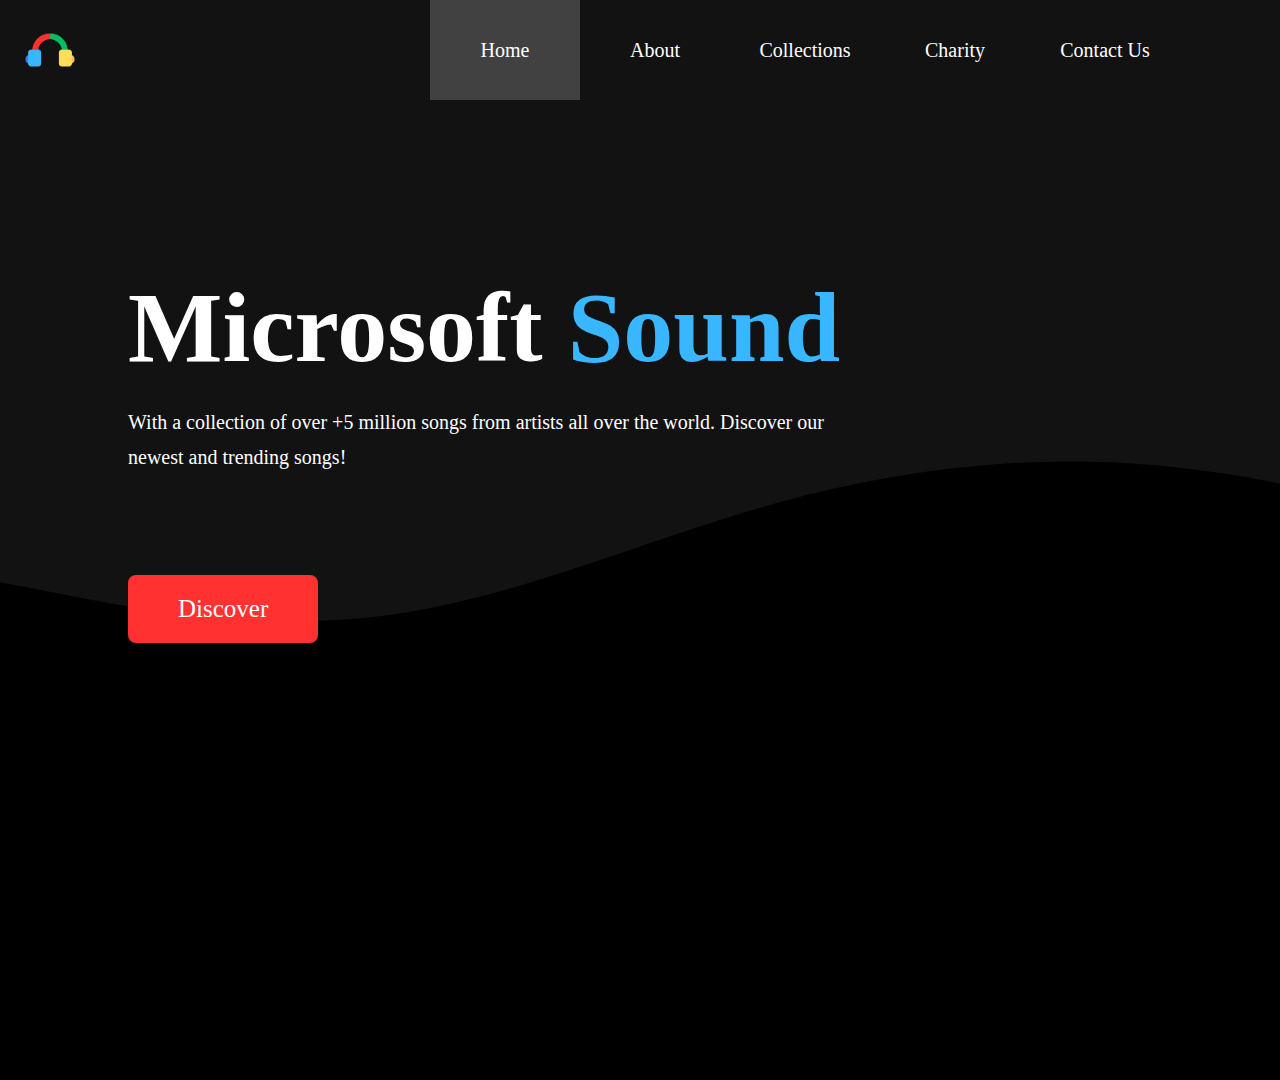
<file: index.html>
<!DOCTYPE html>
<html>
    <head>
        <title>Microsoft Sound</title>

        <link rel="icon" href="logo.png" type="image/x-icon">

        <link rel="stylesheet" href="style.css">
    </head>
    <body page="home">
        <div class="curve"></div>

        <div class="bar">
            <a class="logo" href="index.html"></a>
            <a class="home selected" href="index.html">Home</a>
            <a class="about" href="about.html">About</a>
            <a class="collections" href="collections.html">Collections</a>
            <a class="charity" href="charity.html">Charity</a>
            <a class="contact-us" href="contact-us.html">Contact Us</a>
        </div>

        <div class="description">
            <h1>Microsoft <h1 class="blue">Sound</h1></h1>
            <p>With a collection of over +5 million songs from artists all over the world. Discover our newest and trending songs!</p>
            <a class="discover" href="collections.html">Discover</a>
        </div>

    </body>
</html>
</file>
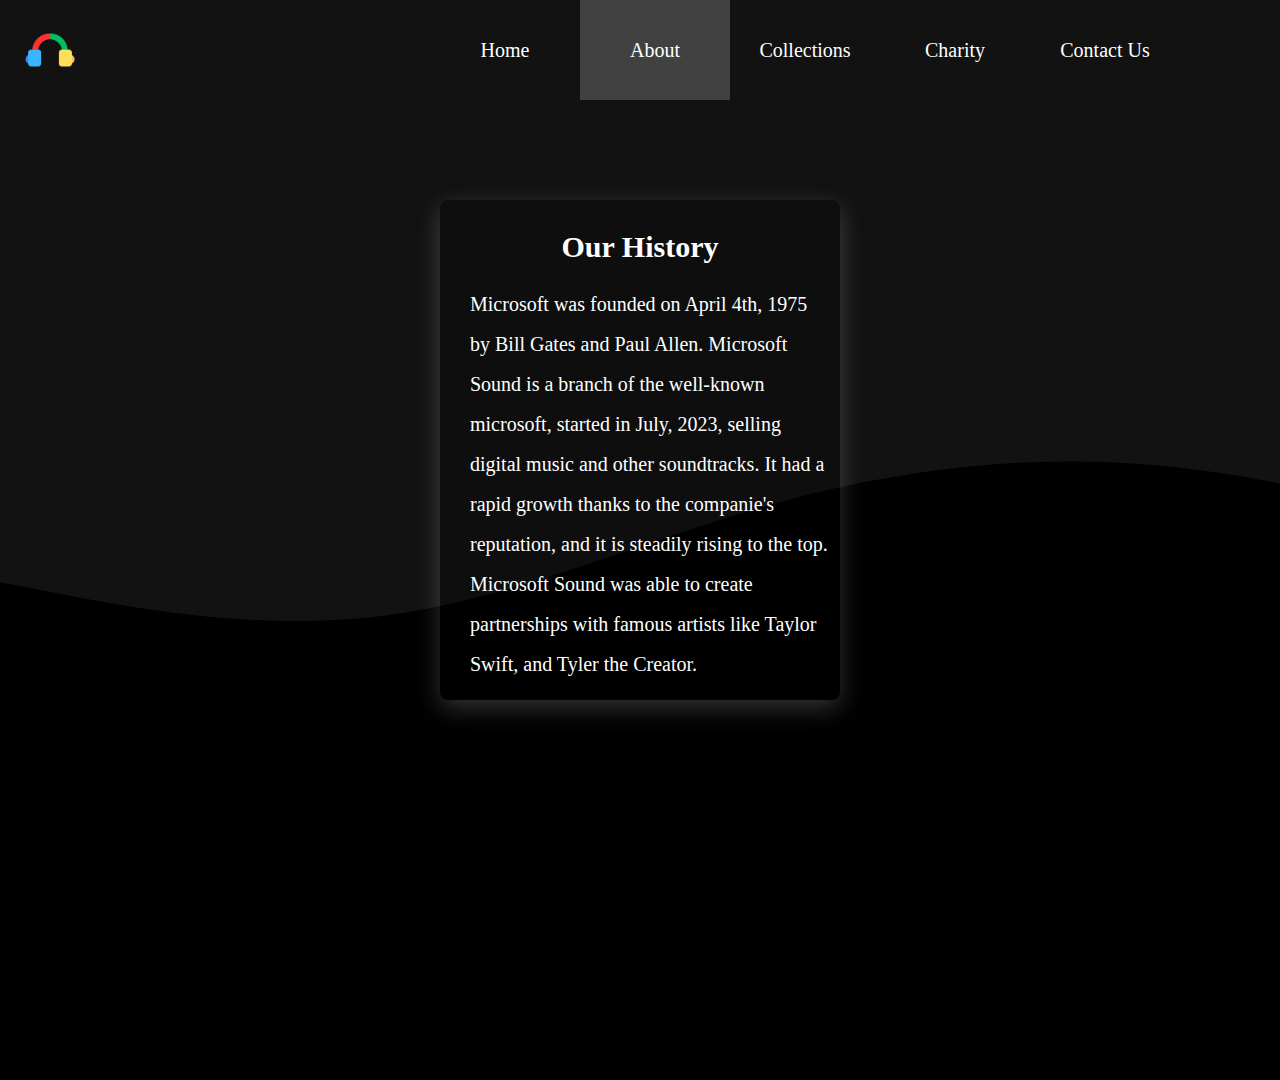
<file: about.html>
<!DOCTYPE html>
<html>
    <head>
        <title>Microsoft Sound - About</title>

        <link rel="icon" href="logo.png" type="image/x-icon">

        <link rel="stylesheet" href="style.css">
    </head>
    <body page="about">
        <div class="curve"></div>
        
        <div class="bar">
            <a class="logo" href="index.html"></a>
            <a class="home" href="index.html">Home</a>
            <a class="about selected" href="about.html">About</a>
            <a class="collections" href="collections.html">Collections</a>
            <a class="charity" href="charity.html">Charity</a>
            <a class="contact-us" href="contact-us.html">Contact Us</a>
        </div>

        <div class="description">
            <h2>Our History</h2>
            <p>
                Microsoft was founded on April 4th, 1975 by Bill Gates and Paul Allen. Microsoft Sound is a branch of the well-known microsoft, started in July, 2023, selling digital music and other soundtracks. It had a rapid growth thanks to the companie's reputation, and it is steadily rising to the top. Microsoft Sound was able to create partnerships with famous artists like Taylor Swift, and Tyler the Creator.
            </p>
        </div>

    </body>
</html>
</file>
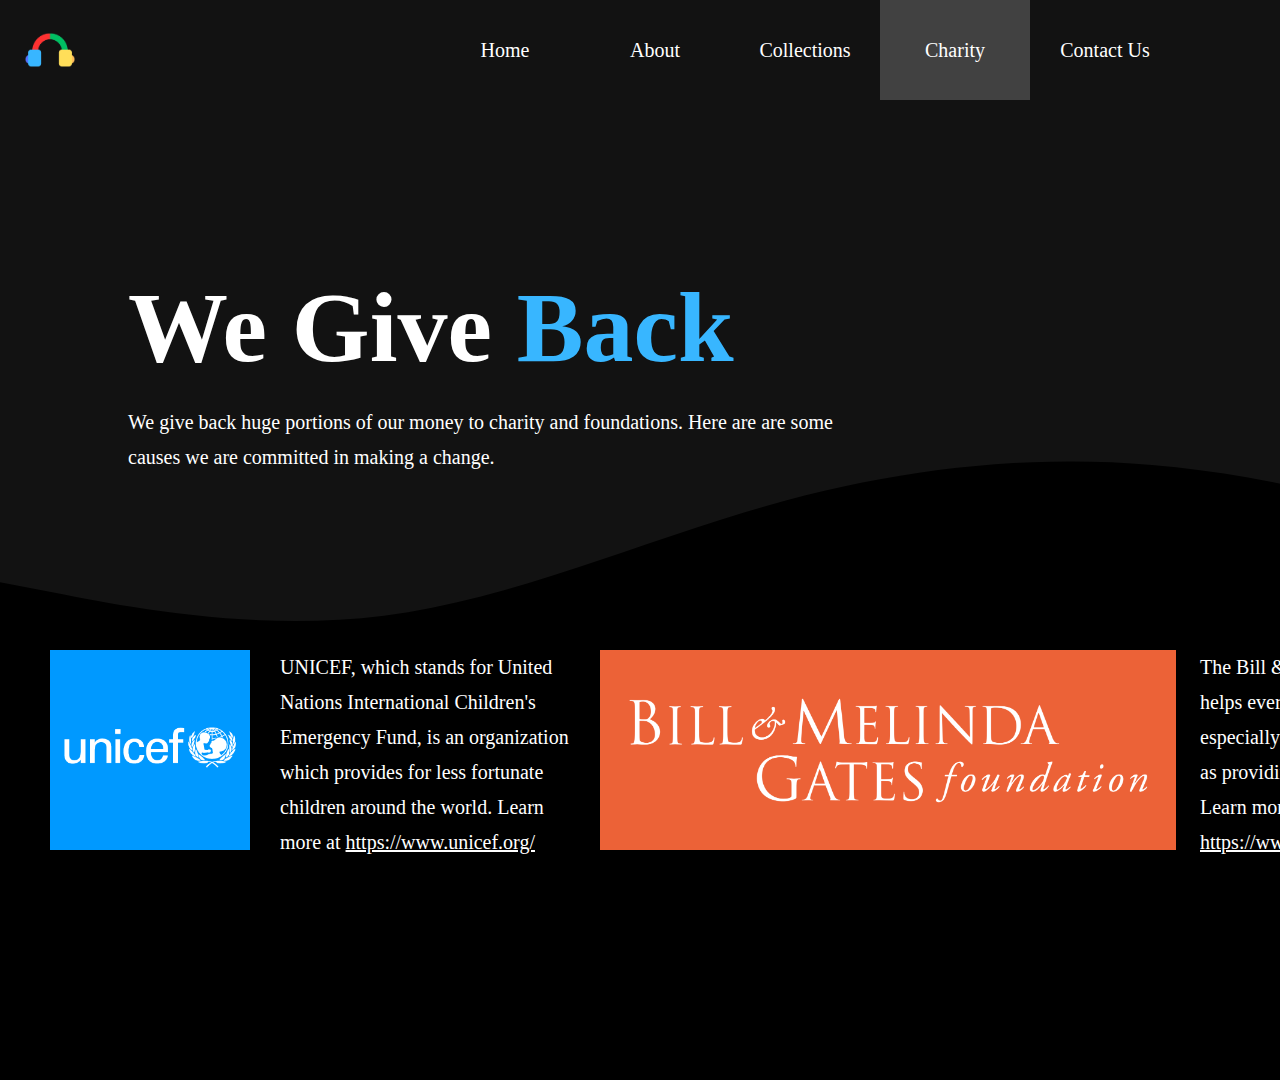
<file: charity.html>
<!DOCTYPE html>
<html>
    <head>
        <title>Microsoft Sound - Charity</title>

        <link rel="icon" href="logo.png" type="image/x-icon">

        <link rel="stylesheet" href="style.css">
    </head>
    <body page="charity">
        <div class="curve"></div>

        <div class="bar">
            <a class="logo" href="index.html"></a>
            <a class="home" href="index.html">Home</a>
            <a class="about" href="about.html">About</a>
            <a class="collections" href="collections.html">Collections</a>
            <a class="charity selected" href="charity.html">Charity</a>
            <a class="contact-us" href="contact-us.html">Contact Us</a>
        </div>

        <div class="description">
            <h1>We Give <h1 class="blue">Back</h1></h1>
            <p>We give back huge portions of our money to charity and foundations. Here are are some causes we are committed in making a change. </p>
        </div>

        <img src="unicef.png" class="unicef">
        <p class="unicef_text">UNICEF, which stands for United Nations International Children's Emergency Fund, is an organization which provides for less fortunate children around the world.
            Learn more at <a href="https://www.unicef.org/">https://www.unicef.org/</a>
        </p>
        <img src="bill.png" class="bill">
        <p class="bill_text">The Bill & Melinda Gates Foundation helps everyone in need live healthy lives, especially in developping countries, such as providing vaccines for malaria, etc.
            Learn more at <a href="https://www.gatesfoundation.org/">https://www.gatesfoundation.org/</a>
        </p>

    </body>
</html>
</file>
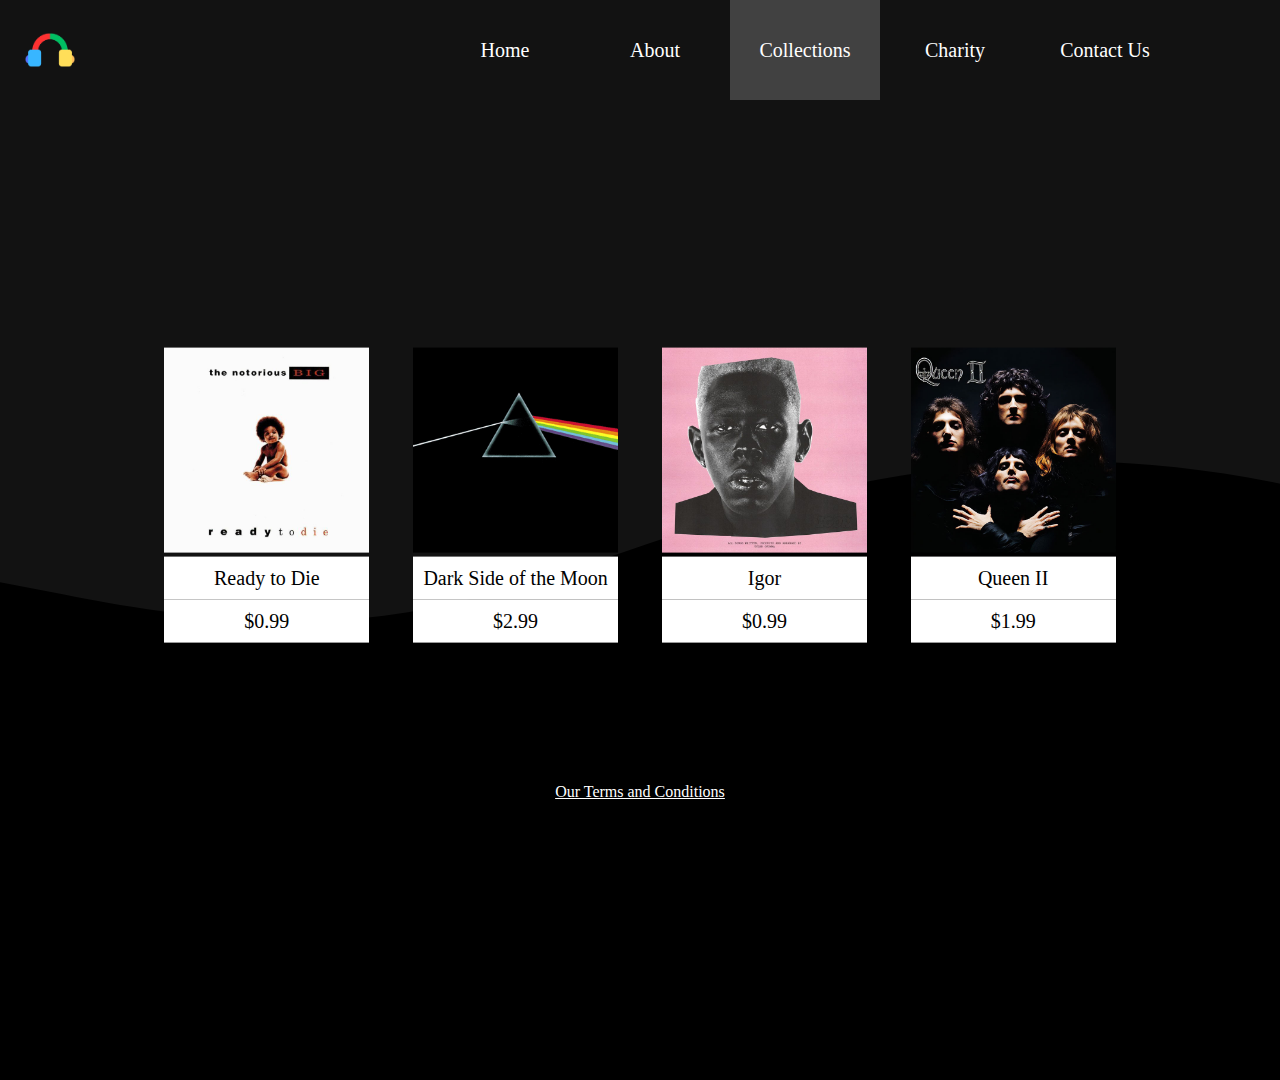
<file: collections.html>
<!DOCTYPE html>
<html>
    <head>
        <title>Microsoft Sound - Collections</title>

        <link rel="icon" href="logo.png" type="image/x-icon">

        <link rel="stylesheet" href="style.css">
    </head>
    <body page="collections">
        <div class="curve"></div>

        <div class="bar">
            <a class="logo" href="index.html"></a>
            <a class="home" href="index.html">Home</a>
            <a class="about" href="about.html">About</a>
            <a class="collections selected" href="collections.html">Collections</a>
            <a class="charity" href="charity.html">Charity</a>
            <a class="contact-us" href="contact-us.html">Contact Us</a>
        </div>

        <div class="collection">
            <div class="box">
                <img src="1.jpg" alt="">
                <div class="text">Ready to Die</div>
                <div class="price">$0.99</div>
            </div>
            <div class="box">
                <img src="2.png" alt="">
                <div class="text">Dark Side of the Moon</div>
                <div class="price">$2.99</div>
            </div>
            <div class="box">
                <img src="3.jpeg" alt="">
                <div class="text">Igor</div>
                <div class="price">$0.99</div>
            </div>
            <div class="box">
                <img src="4.jpg" alt="">
                <div class="text">Queen II</div>
                <div class="price">$1.99</div>
            </div>
        </div>

        <a href="https://www.termsfeed.com/live/43910157-106a-41aa-9dec-c332e74002a0" target="_blank" class="terms">Our Terms and Conditions</a>

    </body>
</html>
</file>
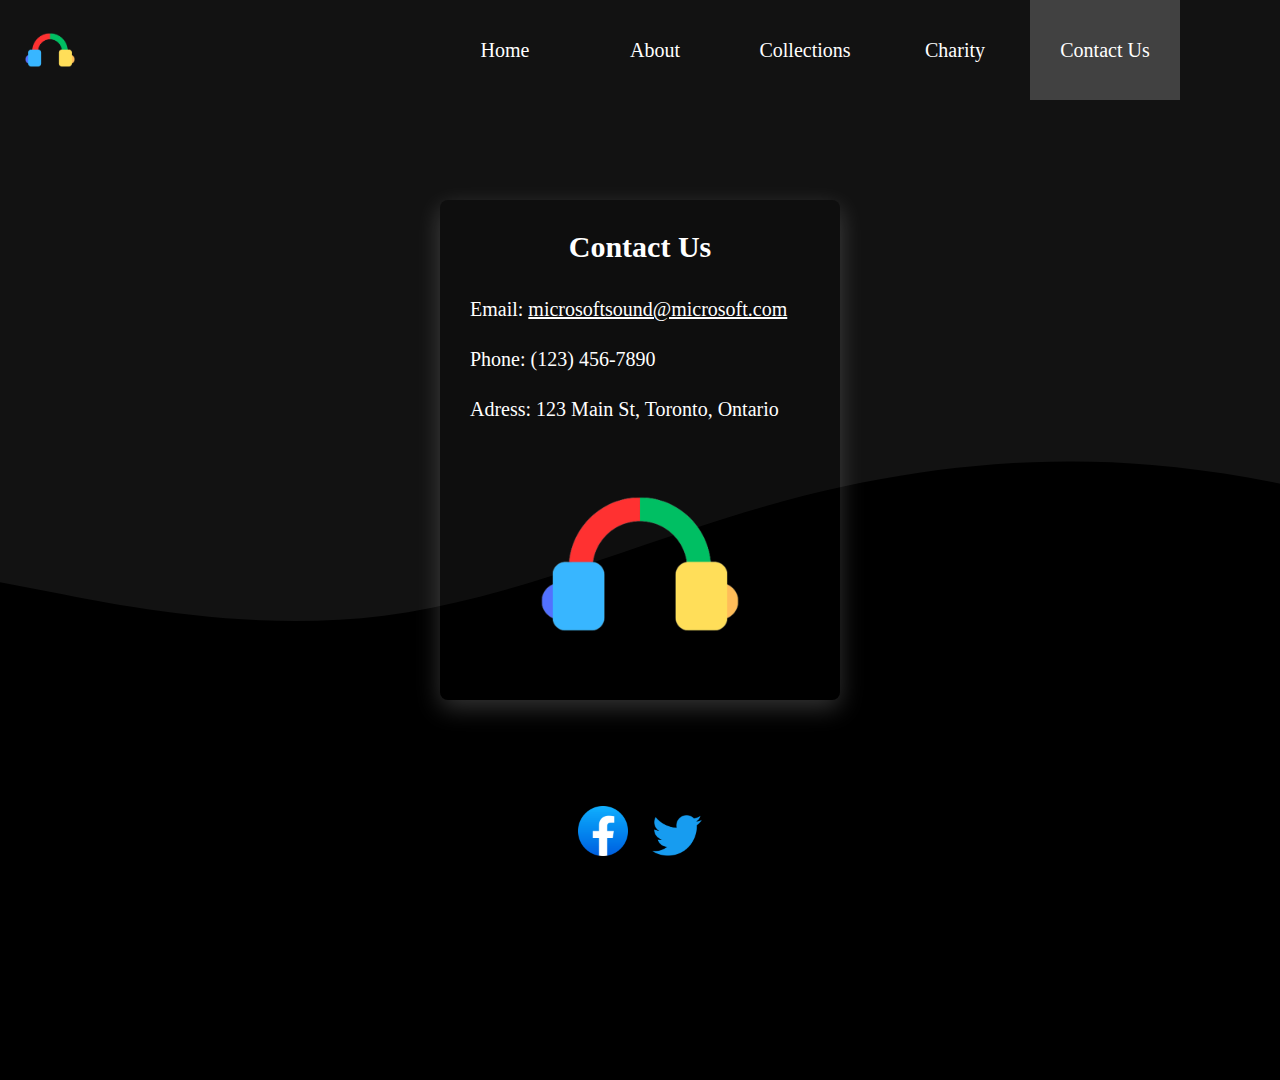
<file: contact-us.html>
<!DOCTYPE html>
<html>
    <head>
        <title>Microsoft Sound - Contact Us</title>

        <link rel="icon" href="logo.png" type="image/x-icon">

        <link rel="stylesheet" href="style.css">
    </head>
    <body page="contact-us">
        <div class="curve"></div>

        <div class="bar">
            <a class="logo" href="index.html"></a>
            <a class="home" href="index.html">Home</a>
            <a class="about" href="about.html">About</a>
            <a class="collections" href="collections.html">Collections</a>
            <a class="charity" href="charity.html">Charity</a>
            <a class="contact-us selected" href="contact-us.html">Contact Us</a>
        </div>

        <div class="description">
            <h2>Contact Us</h2>
            <p>
                Email: <a href="mailto:microsoftsound@microsoft.com">microsoftsound@microsoft.com</a><br>
                Phone: (123) 456-7890<br>
                Adress: 123 Main St, Toronto, Ontario
            </p>
            <div class="logo"></div>
        </div>

        <div class="icon">
            <img src="facebook.png" alt="" class="facebook">
            <img src="twitter.png" alt="" class="twitter">
        </div>
        


    </body>
</html>
</file>
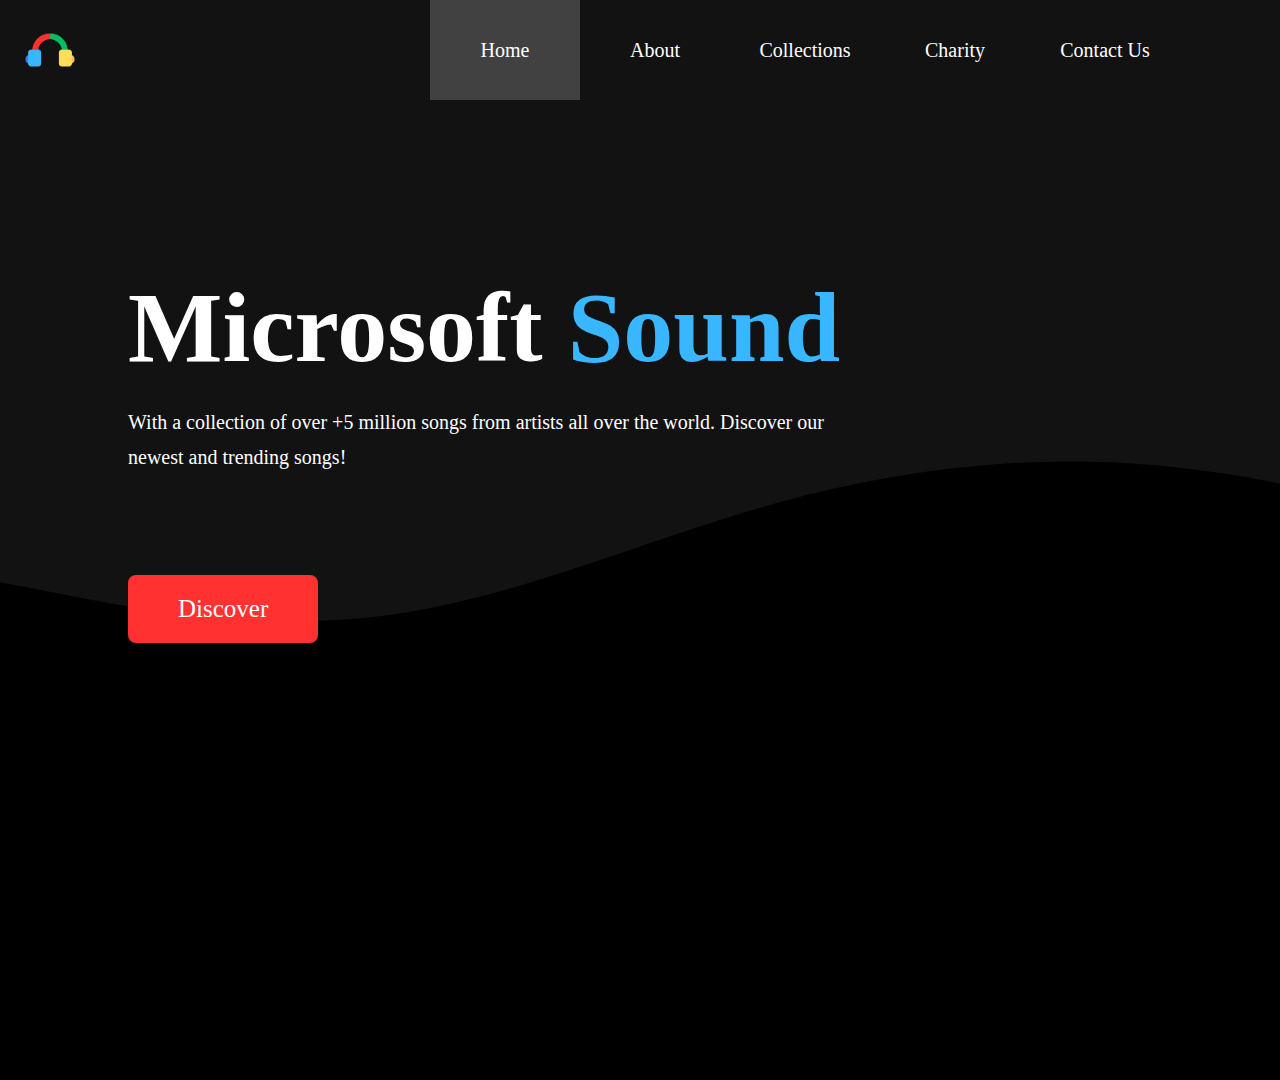
<file: home.html>
<!DOCTYPE html>
<html>
    <head>
        <title>Microsoft Sound</title>

        <link rel="icon" href="logo.png" type="image/x-icon">

        <link rel="stylesheet" href="style.css">
    </head>
    <body page="home">
        <div class="curve"></div>

        <div class="bar">
            <a class="logo" href="home.html"></a>
            <a class="home selected" href="home.html">Home</a>
            <a class="about" href="about.html">About</a>
            <a class="collections" href="collections.html">Collections</a>
            <a class="charity" href="charity.html">Charity</a>
            <a class="contact-us" href="contact-us.html">Contact Us</a>
        </div>

        <div class="description">
            <h1>Microsoft <h1 class="blue">Sound</h1></h1>
            <p>With a collection of over +5 million songs from artists all over the world. Discover our newest and trending songs!</p>
            <a class="discover" href="collections.html">Discover</a>
        </div>

    </body>
</html>
</file>
<file: style.css>
* {
    box-sizing: border-box;
    margin: 0px;
    padding: 0px;
    user-select: none;
    color: white;
}

body {
    margin: 0;
    overflow: hidden;
    background:#121212;
}

[page="charity"] {
    overflow-x: visible;
}

.bar {
    width: 100vw;
    height: 100px;
    position: absolute;
    top: 0px;
    display: table;
    padding-right: 100px;
}

.bar a {
    display: table-cell;
    width: 150px;
    height: 50px;
    font-size: 20px;
    text-align: center;
    vertical-align: middle;
    transition: background-color 400ms;
    text-decoration: none;
}

.bar .logo {
    width: 50px;
    height: 50px;
    top: 25px;
    left: 25px;
    position: absolute;
    background-image: url("logo.png");
    background-size: contain;
    background-repeat: no-repeat;
}

.bar a:not(.logo):not(.selected):hover {
    background-color: rgba(255, 255, 255, 0.1);
}

.bar .selected {
    background-color: rgba(255, 255, 255, 0.2);
}

.bar .selected:hover {
    background-color: rgba(255, 255, 255, 0.25);
}

.description {
    position: absolute;
    top: 30%;
    left: 10%;
}

h1 {
    font-size: 100px;
    width: 730px;
    display: inline;
}

p { 
    font-size: 20px;
    width: 730px;
    line-height: 35px;
}

.description p {
    margin-top: 20px;
}

.blue {
    color: #38b6ff;
}

.curve {
    width: 1920px;
    height: 1080px;
    background-image: url("curve.png");
    background-size: contain;
    background-repeat: no-repeat;
}

.description .discover {
    position: absolute;
    display: flex;
    justify-content: center;
    align-items: center;
    border-radius: 8px;
    margin-top: 100px;
    padding: 20px 50px;
    background-color: #ff3131;
    font-size: 25px;
    transition: box-shadow 400ms;
    text-decoration: none;
}

.description .discover:hover {
    box-shadow: #ff3131 0px 8px 24px;
}

[page="about"] .description,
[page="contact-us"] .description {
    top: 50%;
    left: 50%;
    transform: translate(-50%, -50%);
    width: 400px;
    height: 500px;
    border-radius: 8px;
    background-color: rgba(0, 0, 0, 0.2);
    box-shadow: rgba(255, 255, 255, 0.2) 0px 8px 24px;
}

h2 {
    font-size: 30px;
    text-align: center;
    margin-top: 30px;
}

[page="contact-us"] .description p {
    margin-left: 30px;
    line-height: 50px;
}

[page="about"] .description p {
    margin-left: 30px;
    width: 360px;
    line-height: 40px;
}

[page="contact-us"] .description .logo {
    width: 200px;
    height: 200px;
    margin: 30px auto;
    background-image: url("logo.png");
    background-size: contain;
    background-repeat: no-repeat;
}

.collection {
    position: absolute;
    top: 55%;
    left: 50%;
    transform: translate(-50%, -50%);
    width: 80vw;
    text-align: center;
}

.collection .box {
    display: inline-block;
    width: 20%;
    margin: 0px 20px;
    transition: box-shadow 200ms;
}

.collection .box:hover{
    box-shadow: rgba(255, 255, 255, 0.8) 0px 8px 24px;
}

.collection .box img {
    display: inline-block;
    position: relative;
    width: 100%;
}

.collection .box .text,
.collection .box .price {
    text-align: center;
    position: relative;
    width: 100%;
    font-size: 20px;
    padding: 10px 0px;
    background-color: white;
    color: black;
}


.terms {
    position: absolute;
    left: 50%;
    bottom: 10%;
    transform: translate(-50%, -50%);
}

[page="charity"] img {
    position: absolute;
    bottom : 50px;
    height: 200px;
}

.unicef {
    left: 50px;
}

.unicef_text {
    position: absolute;
    bottom : 50px;
    width: 300px;
    height: 200px;
    left: 280px;
}

.bill {
    left: 600px;
}

.bill_text {
    position: absolute;
    bottom : 50px;
    width: 350px;
    height: 200px;
    left: 1200px;
}

.icon {
    left: 50%;
    position: absolute;
    bottom: 30px;
    transform: translateX(-50%);
}

.icon img {
    width: 50px;
    margin: 10px;
}
</file>
